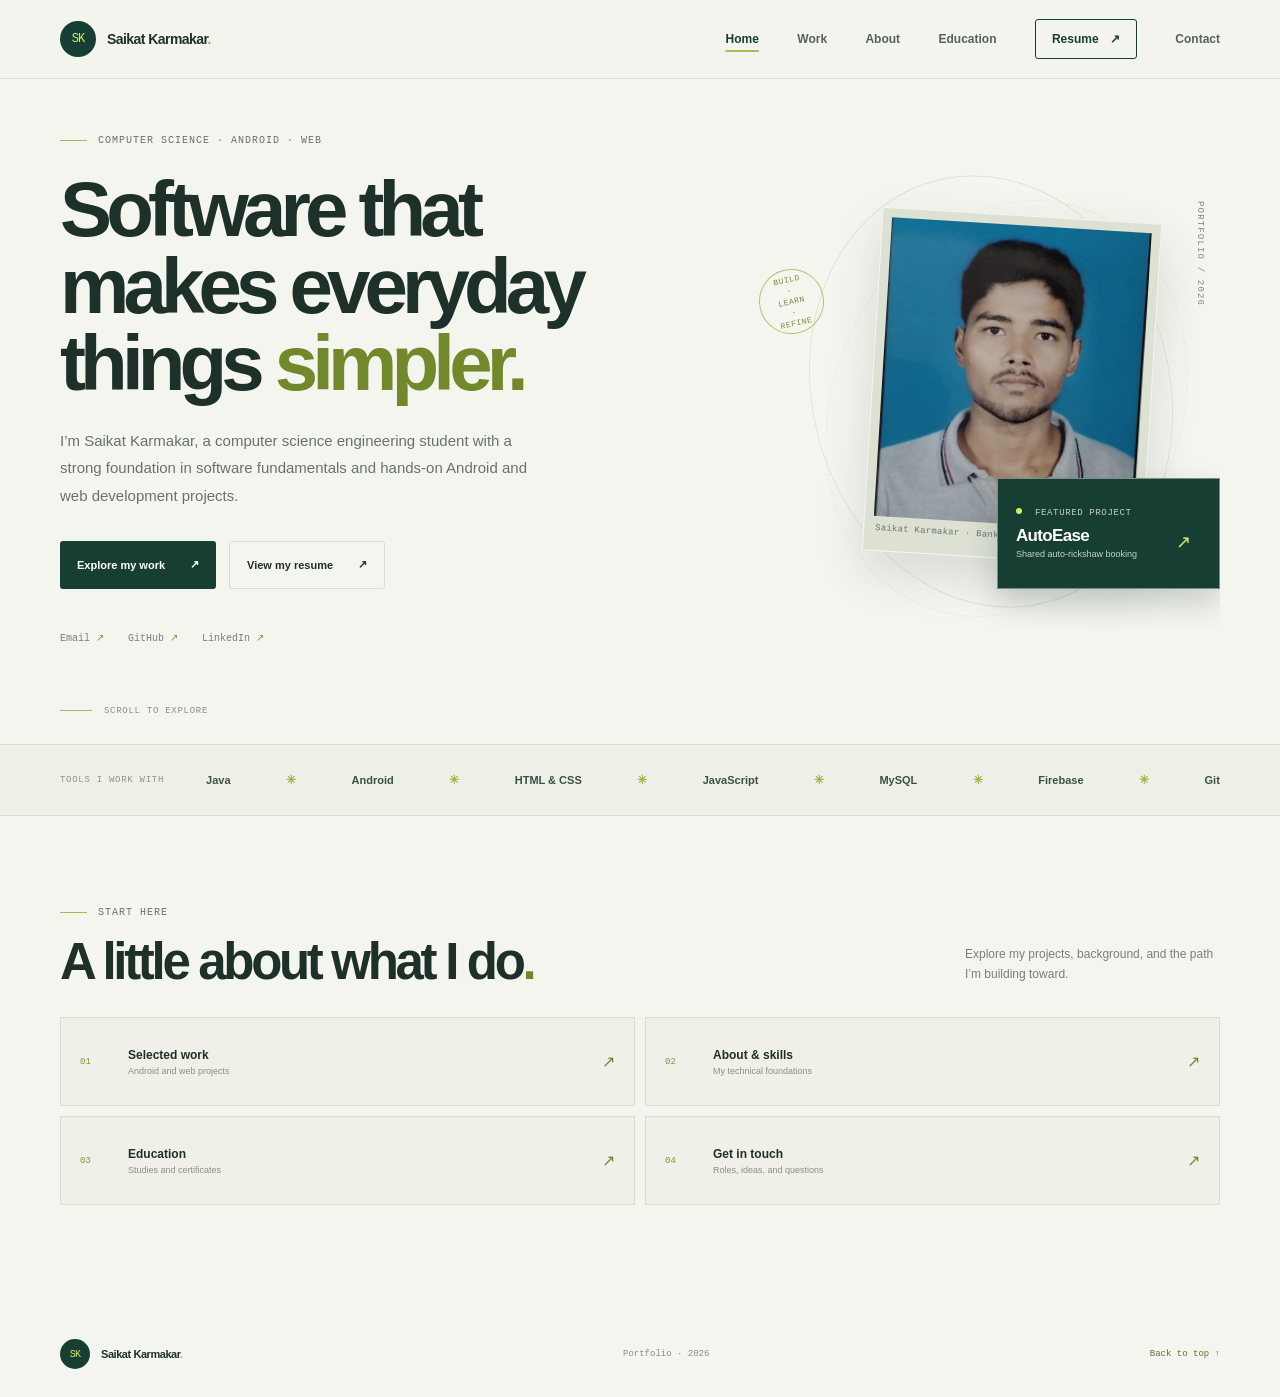
<file: index.html>
<!doctype html>
<html lang="en">
<head>
  <meta charset="utf-8"><meta name="viewport" content="width=device-width, initial-scale=1">
  <meta name="theme-color" content="#f5f5ef">
  <meta name="description" content="Portfolio of Saikat Karmakar, a computer science engineering student focused on Android and web development.">
  <meta property="og:type" content="website"><meta property="og:title" content="Saikat Karmakar — Portfolio"><meta property="og:description" content="Computer science engineering, Android, and web development projects by Saikat Karmakar."><meta name="twitter:card" content="summary">
  <title>Saikat Karmakar — Portfolio</title>
  <link rel="icon" href="favicon.svg" type="image/svg+xml"><link rel="stylesheet" href="styles.css"><script src="script.js" defer></script>
</head>
<body data-page="home">
  <a class="skip-link" href="#main">Skip to content</a>
  <header class="site-header"><div class="shell header-inner">
    <a class="brand" href="index.html" aria-label="Saikat Karmakar, home"><span class="brand-mark">SK</span><span class="brand-name">Saikat Karmakar<span class="brand-dot">.</span></span></a>
    <button class="menu-toggle" type="button" aria-expanded="false" aria-controls="site-nav" aria-label="Open navigation"><span></span><span></span></button>
    <nav class="site-nav" id="site-nav" aria-label="Main navigation">
      <a href="index.html" aria-current="page">Home</a><a href="work.html">Work</a><a href="about.html">About</a><a href="education.html">Education</a><a class="nav-resume" href="resume.html">Resume <span aria-hidden="true">↗</span></a><a href="contact.html">Contact</a>
    </nav>
  </div></header>

  <main id="main">
    <section class="hero shell" id="top" aria-labelledby="hero-title">
      <div class="hero-copy animate-in">
        <p class="eyebrow"><span class="eyebrow-line"></span> Computer Science · Android · Web</p>
        <h1 id="hero-title">Software that makes everyday things <span class="highlight">simpler.</span></h1>
        <p class="hero-intro">I’m Saikat Karmakar, a computer science engineering student with a strong foundation in software fundamentals and hands-on Android and web development projects.</p>
        <div class="hero-actions"><a class="button button-dark" href="work.html">Explore my work <span aria-hidden="true">↗</span></a><a class="button button-quiet" href="resume.html">View my resume <span aria-hidden="true">↗</span></a></div>
        <div class="hero-socials" aria-label="Contact and social profiles"><a href="mailto:saikatkarmakar519@gmail.com">Email <span aria-hidden="true">↗</span></a><a href="https://github.com/saikat19022003" target="_blank" rel="noreferrer">GitHub <span aria-hidden="true">↗</span></a><a href="https://www.linkedin.com/in/saikat-karmakar-81a895258/" target="_blank" rel="noreferrer">LinkedIn <span aria-hidden="true">↗</span></a></div>
      </div>
      <div class="hero-art animate-in" aria-label="Portrait and featured project">
        <div class="art-orbit orbit-one"></div><div class="art-orbit orbit-two"></div>
        <div class="portrait-frame"><picture><source srcset="assets/saikat-karmakar.webp" type="image/webp"><img src="assets/saikat-karmakar.jpg" alt="Portrait of Saikat Karmakar" width="1068" height="1374" loading="eager" fetchpriority="high" decoding="async"></picture><span class="portrait-caption">Saikat Karmakar · Bankura, West Bengal</span></div>
        <div class="art-index">PORTFOLIO / 2026</div>
        <article class="featured-note"><span class="note-label"><span class="note-dot"></span> Featured project</span><strong>AutoEase</strong><span>Shared auto-rickshaw booking</span><span class="note-arrow" aria-hidden="true">↗</span></article>
        <div class="hero-stamp" aria-hidden="true"><span>BUILD<br>·<br>LEARN<br>·<br>REFINE</span></div>
      </div>
      <a class="scroll-cue" href="#start-here"><span class="scroll-line"></span> Scroll to explore</a>
    </section>

    <section class="skill-ribbon" aria-label="Technologies"><div class="shell ribbon-inner"><span class="ribbon-label">Tools I work with</span><div class="ribbon-items"><span>Java</span><i>✳</i><span>Android</span><i>✳</i><span>HTML &amp; CSS</span><i>✳</i><span>JavaScript</span><i>✳</i><span>MySQL</span><i>✳</i><span>Firebase</span><i>✳</i><span>Git</span></div></div></section>

    <section class="home-next shell" id="start-here" aria-labelledby="start-title">
      <div class="section-heading animate-in"><div><p class="eyebrow"><span class="eyebrow-line"></span> Start here</p><h2 id="start-title">A little about what I do<span class="highlight">.</span></h2></div><p class="section-aside">Explore my projects, background, and the path I’m building toward.</p></div>
      <div class="home-link-grid">
        <a class="home-link-card animate-in" href="work.html"><span class="home-link-number">01</span><span><strong>Selected work</strong><small>Android and web projects</small></span><span class="home-link-arrow">↗</span></a>
        <a class="home-link-card animate-in" href="about.html"><span class="home-link-number">02</span><span><strong>About &amp; skills</strong><small>My technical foundations</small></span><span class="home-link-arrow">↗</span></a>
        <a class="home-link-card animate-in" href="education.html"><span class="home-link-number">03</span><span><strong>Education</strong><small>Studies and certificates</small></span><span class="home-link-arrow">↗</span></a>
        <a class="home-link-card animate-in" href="contact.html"><span class="home-link-number">04</span><span><strong>Get in touch</strong><small>Roles, ideas, and questions</small></span><span class="home-link-arrow">↗</span></a>
      </div>
    </section>
  </main>

  <footer class="site-footer shell"><a class="brand footer-brand" href="index.html"><span class="brand-mark">SK</span><span class="brand-name">Saikat Karmakar<span class="brand-dot">.</span></span></a><span>Portfolio · <span class="current-year">2026</span></span><a class="back-top" href="#top">Back to top ↑</a></footer>
</body>
</html>
</file>
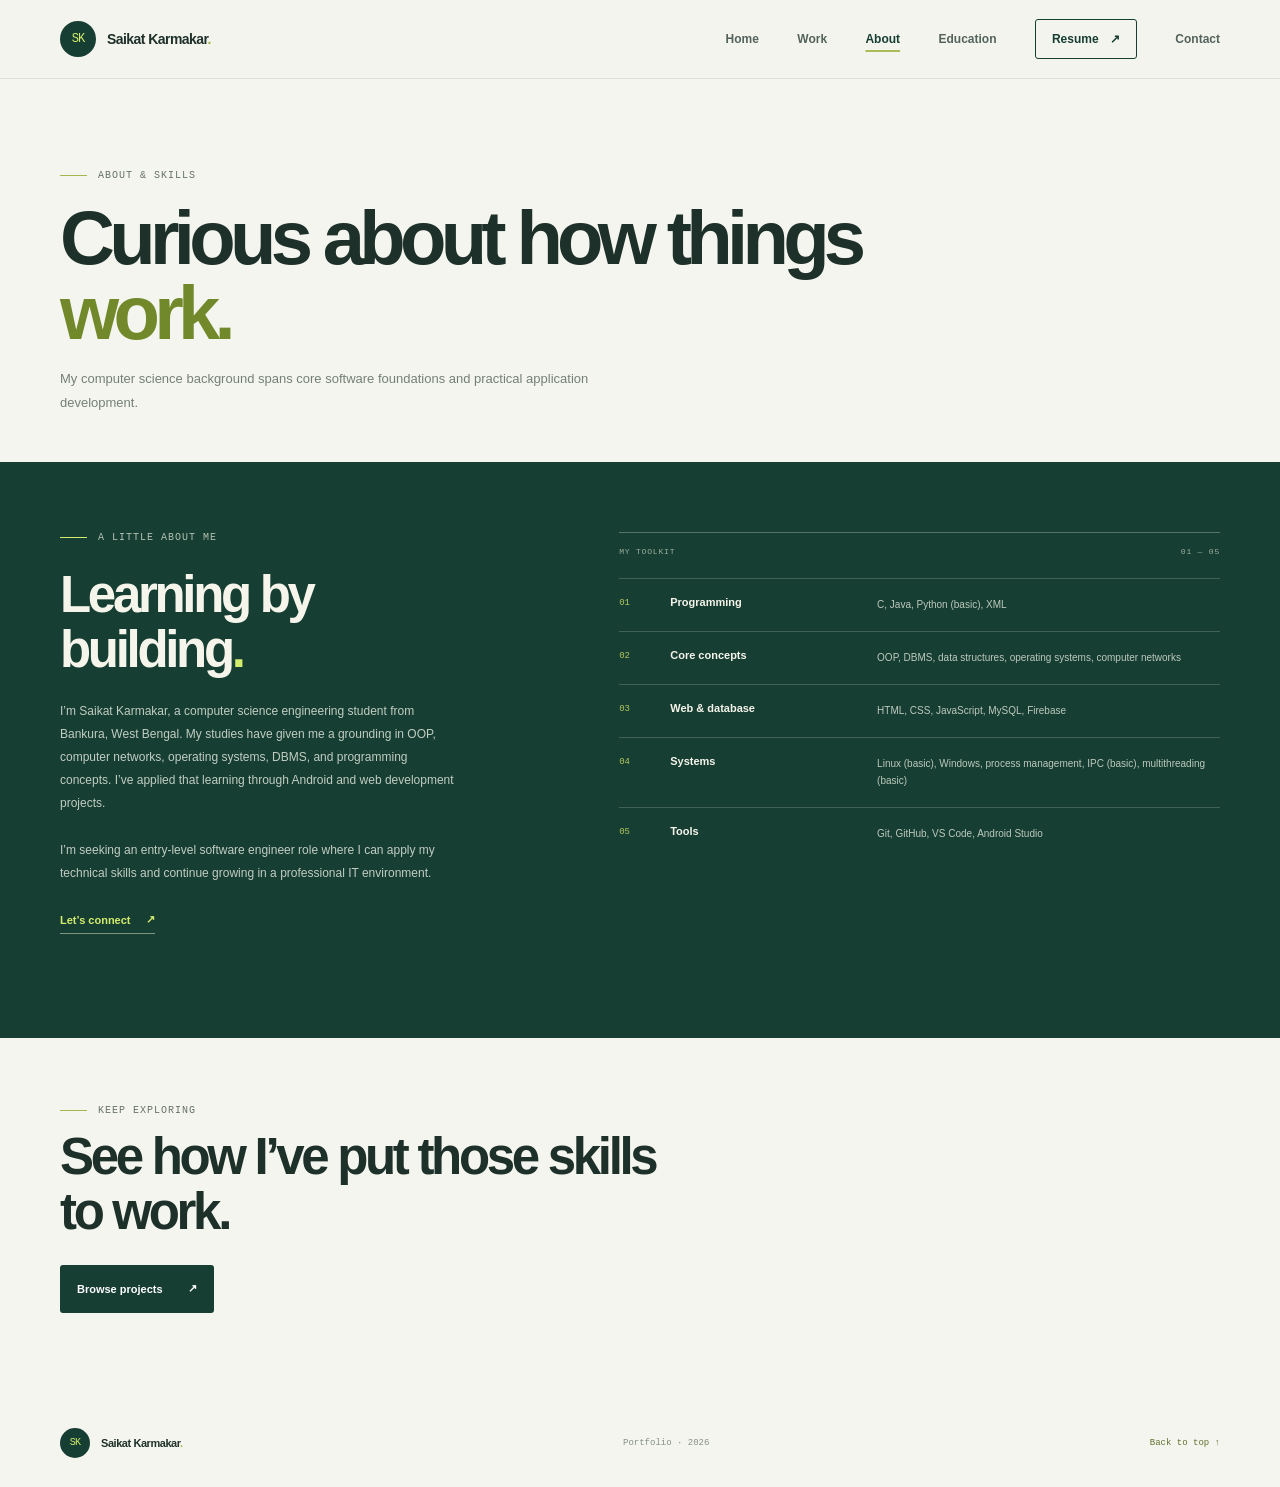
<file: about.html>
<!doctype html>
<html lang="en">
<head>
  <meta charset="utf-8"><meta name="viewport" content="width=device-width, initial-scale=1"><meta name="theme-color" content="#f5f5ef">
  <meta name="description" content="About Saikat Karmakar and his technical skills in programming, web, databases, and systems."><meta property="og:type" content="website"><meta property="og:title" content="About &amp; Skills — Saikat Karmakar"><meta property="og:description" content="About Saikat Karmakar and his technical skills in programming, web, databases, and systems."><meta name="twitter:card" content="summary"><title>About &amp; Skills — Saikat Karmakar</title>
  <link rel="icon" href="favicon.svg" type="image/svg+xml"><link rel="stylesheet" href="styles.css"><script src="script.js" defer></script>
</head>
<body data-page="about">
  <a class="skip-link" href="#main">Skip to content</a>
  <header class="site-header"><div class="shell header-inner"><a class="brand" href="index.html" aria-label="Saikat Karmakar, home"><span class="brand-mark">SK</span><span class="brand-name">Saikat Karmakar<span class="brand-dot">.</span></span></a><button class="menu-toggle" type="button" aria-expanded="false" aria-controls="site-nav" aria-label="Open navigation"><span></span><span></span></button><nav class="site-nav" id="site-nav" aria-label="Main navigation"><a href="index.html">Home</a><a href="work.html">Work</a><a href="about.html" aria-current="page">About</a><a href="education.html">Education</a><a class="nav-resume" href="resume.html">Resume <span aria-hidden="true">↗</span></a><a href="contact.html">Contact</a></nav></div></header>
  <main id="main" class="page-main">
    <section class="page-intro shell animate-in"><p class="eyebrow"><span class="eyebrow-line"></span> About &amp; skills</p><h1>Curious about how things <span class="highlight">work.</span></h1><p>My computer science background spans core software foundations and practical application development.</p></section>
    <section class="about-section about-page-section" aria-labelledby="about-title"><div class="shell about-grid">
      <div class="about-heading animate-in"><p class="eyebrow"><span class="eyebrow-line"></span> A little about me</p><h2 id="about-title">Learning by building<span class="highlight">.</span></h2><p class="about-copy">I’m Saikat Karmakar, a computer science engineering student from Bankura, West Bengal. My studies have given me a grounding in OOP, computer networks, operating systems, DBMS, and programming concepts. I’ve applied that learning through Android and web development projects.</p><p class="about-copy">I’m seeking an entry-level software engineer role where I can apply my technical skills and continue growing in a professional IT environment.</p><a class="text-link" href="contact.html">Let’s connect <span aria-hidden="true">↗</span></a></div>
      <div class="skills-panel animate-in"><div class="skills-panel-top"><span>My toolkit</span><span>01 — 05</span></div><div class="skill-row"><span class="skill-num">01</span><h3>Programming</h3><p>C, Java, Python (basic), XML</p></div><div class="skill-row"><span class="skill-num">02</span><h3>Core concepts</h3><p>OOP, DBMS, data structures, operating systems, computer networks</p></div><div class="skill-row"><span class="skill-num">03</span><h3>Web &amp; database</h3><p>HTML, CSS, JavaScript, MySQL, Firebase</p></div><div class="skill-row"><span class="skill-num">04</span><h3>Systems</h3><p>Linux (basic), Windows, process management, IPC (basic), multithreading (basic)</p></div><div class="skill-row"><span class="skill-num">05</span><h3>Tools</h3><p>Git, GitHub, VS Code, Android Studio</p></div></div>
    </div></section>
    <section class="section shell about-outro animate-in"><p class="eyebrow"><span class="eyebrow-line"></span> Keep exploring</p><h2>See how I’ve put those skills to work.</h2><a class="button button-dark" href="work.html">Browse projects <span aria-hidden="true">↗</span></a></section>
  </main>
  <footer class="site-footer shell"><a class="brand footer-brand" href="index.html"><span class="brand-mark">SK</span><span class="brand-name">Saikat Karmakar<span class="brand-dot">.</span></span></a><span>Portfolio · <span class="current-year">2026</span></span><a class="back-top" href="#main">Back to top ↑</a></footer>
</body>
</html>
</file>
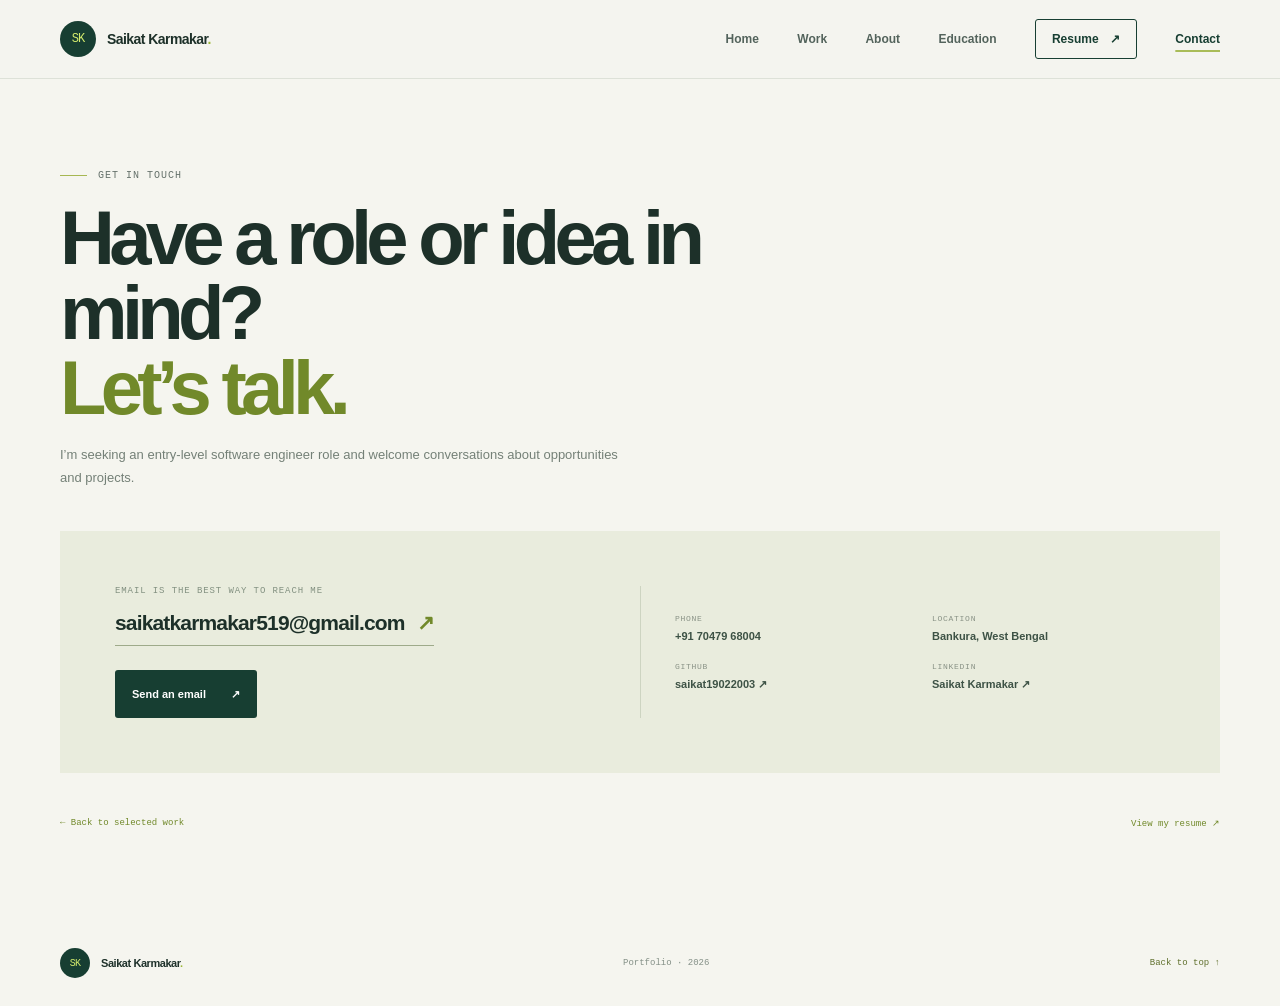
<file: contact.html>
<!doctype html>
<html lang="en">
<head>
  <meta charset="utf-8"><meta name="viewport" content="width=device-width, initial-scale=1"><meta name="theme-color" content="#f5f5ef">
  <meta name="description" content="Contact Saikat Karmakar about entry-level software engineering roles and opportunities."><meta property="og:type" content="website"><meta property="og:title" content="Contact — Saikat Karmakar"><meta property="og:description" content="Contact Saikat Karmakar about entry-level software engineering roles and opportunities."><meta name="twitter:card" content="summary"><title>Contact — Saikat Karmakar</title>
  <link rel="icon" href="favicon.svg" type="image/svg+xml"><link rel="stylesheet" href="styles.css"><script src="script.js" defer></script>
</head>
<body data-page="contact">
  <a class="skip-link" href="#main">Skip to content</a>
  <header class="site-header"><div class="shell header-inner"><a class="brand" href="index.html" aria-label="Saikat Karmakar, home"><span class="brand-mark">SK</span><span class="brand-name">Saikat Karmakar<span class="brand-dot">.</span></span></a><button class="menu-toggle" type="button" aria-expanded="false" aria-controls="site-nav" aria-label="Open navigation"><span></span><span></span></button><nav class="site-nav" id="site-nav" aria-label="Main navigation"><a href="index.html">Home</a><a href="work.html">Work</a><a href="about.html">About</a><a href="education.html">Education</a><a class="nav-resume" href="resume.html">Resume <span aria-hidden="true">↗</span></a><a href="contact.html" aria-current="page">Contact</a></nav></div></header>
  <main id="main" class="page-main contact-page">
    <section class="page-intro shell animate-in"><p class="eyebrow"><span class="eyebrow-line"></span> Get in touch</p><h1>Have a role or idea in mind?<br><span class="highlight">Let’s talk.</span></h1><p>I’m seeking an entry-level software engineer role and welcome conversations about opportunities and projects.</p></section>
    <section class="contact-card shell animate-in" aria-label="Contact details">
      <div class="contact-card-main"><span class="resume-section-label">Email is the best way to reach me</span><a class="contact-email" href="mailto:saikatkarmakar519@gmail.com">saikatkarmakar519@gmail.com <span aria-hidden="true">↗</span></a><a class="button button-dark" href="mailto:saikatkarmakar519@gmail.com?subject=Hello%20Saikat">Send an email <span aria-hidden="true">↗</span></a></div>
      <div class="contact-detail-grid"><div><span>Phone</span><a href="tel:+917047968004">+91 70479 68004</a></div><div><span>Location</span><strong>Bankura, West Bengal</strong></div><div><span>GitHub</span><a href="https://github.com/saikat19022003" target="_blank" rel="noreferrer">saikat19022003 ↗</a></div><div><span>LinkedIn</span><a href="https://www.linkedin.com/in/saikat-karmakar-81a895258/" target="_blank" rel="noreferrer">Saikat Karmakar ↗</a></div></div>
    </section>
    <div class="contact-back shell animate-in"><a href="work.html">← Back to selected work</a><a href="resume.html">View my resume ↗</a></div>
  </main>
  <footer class="site-footer shell"><a class="brand footer-brand" href="index.html"><span class="brand-mark">SK</span><span class="brand-name">Saikat Karmakar<span class="brand-dot">.</span></span></a><span>Portfolio · <span class="current-year">2026</span></span><a class="back-top" href="#main">Back to top ↑</a></footer>
</body>
</html>
</file>
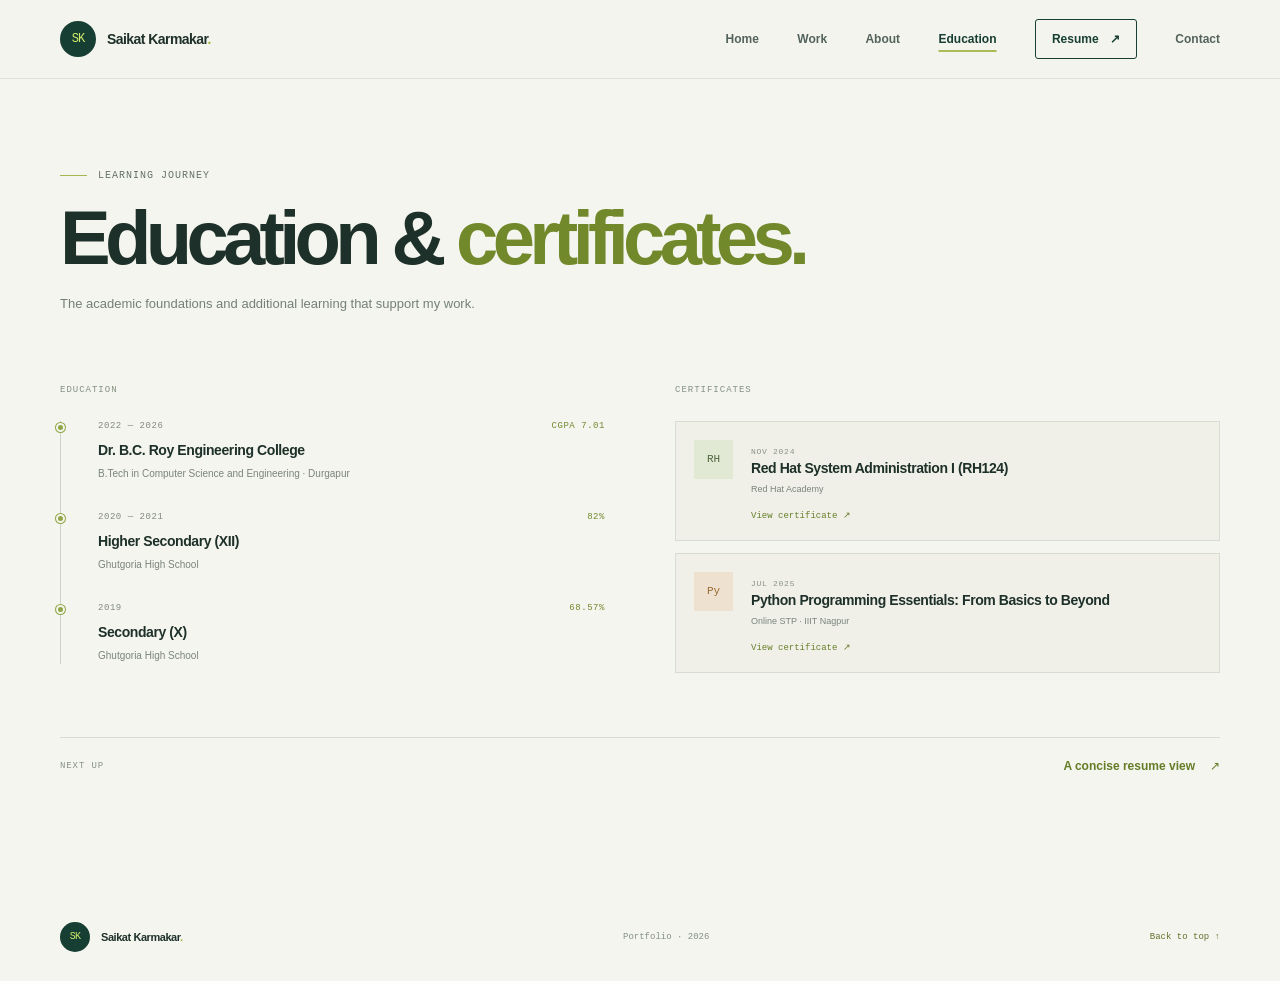
<file: education.html>
<!doctype html>
<html lang="en">
<head>
  <meta charset="utf-8"><meta name="viewport" content="width=device-width, initial-scale=1"><meta name="theme-color" content="#f5f5ef">
  <meta name="description" content="Education and certificates of Saikat Karmakar."><meta property="og:type" content="website"><meta property="og:title" content="Education — Saikat Karmakar"><meta property="og:description" content="Education and certificates of Saikat Karmakar."><meta name="twitter:card" content="summary"><title>Education — Saikat Karmakar</title>
  <link rel="icon" href="favicon.svg" type="image/svg+xml"><link rel="stylesheet" href="styles.css"><script src="script.js" defer></script>
</head>
<body data-page="education">
  <a class="skip-link" href="#main">Skip to content</a>
  <header class="site-header"><div class="shell header-inner"><a class="brand" href="index.html" aria-label="Saikat Karmakar, home"><span class="brand-mark">SK</span><span class="brand-name">Saikat Karmakar<span class="brand-dot">.</span></span></a><button class="menu-toggle" type="button" aria-expanded="false" aria-controls="site-nav" aria-label="Open navigation"><span></span><span></span></button><nav class="site-nav" id="site-nav" aria-label="Main navigation"><a href="index.html">Home</a><a href="work.html">Work</a><a href="about.html">About</a><a href="education.html" aria-current="page">Education</a><a class="nav-resume" href="resume.html">Resume <span aria-hidden="true">↗</span></a><a href="contact.html">Contact</a></nav></div></header>
  <main id="main" class="page-main">
    <section class="page-intro shell animate-in"><p class="eyebrow"><span class="eyebrow-line"></span> Learning journey</p><h1>Education &amp; <span class="highlight">certificates.</span></h1><p>The academic foundations and additional learning that support my work.</p></section>
    <section class="section education-section shell" aria-label="Education and certificates">
      <div class="education-grid">
        <div class="education-column animate-in"><p class="column-label">Education</p><div class="education-list"><article class="education-item"><span class="timeline-dot"></span><div class="education-top"><span>2022 — 2026</span><span class="education-score">CGPA 7.01</span></div><h2>Dr. B.C. Roy Engineering College</h2><p>B.Tech in Computer Science and Engineering · Durgapur</p></article><article class="education-item"><span class="timeline-dot"></span><div class="education-top"><span>2020 — 2021</span><span class="education-score">82%</span></div><h2>Higher Secondary (XII)</h2><p>Ghutgoria High School</p></article><article class="education-item"><span class="timeline-dot"></span><div class="education-top"><span>2019</span><span class="education-score">68.57%</span></div><h2>Secondary (X)</h2><p>Ghutgoria High School</p></article></div></div>
        <div class="cert-column animate-in"><p class="column-label">Certificates</p><div class="cert-list"><article class="cert-card"><div class="cert-icon" aria-hidden="true">RH</div><div class="cert-copy"><span class="cert-date">NOV 2024</span><h2>Red Hat System Administration I (RH124)</h2><p>Red Hat Academy</p><a href="https://drive.google.com/file/d/1aG4nm2R-2Yb9niIt_inoE5KmCxBu0X5p/view?usp=drive_link" target="_blank" rel="noreferrer">View certificate <span aria-hidden="true">↗</span></a></div></article><article class="cert-card"><div class="cert-icon cert-icon-python" aria-hidden="true">Py</div><div class="cert-copy"><span class="cert-date">JUL 2025</span><h2>Python Programming Essentials: From Basics to Beyond</h2><p>Online STP · IIIT Nagpur</p><a href="https://drive.google.com/file/d/1tQb9qr6DhMltmpXeHMcbFdOxJLzzmn8C/view?usp=drive_link" target="_blank" rel="noreferrer">View certificate <span aria-hidden="true">↗</span></a></div></article></div></div>
      </div>
      <div class="page-next animate-in"><span>Next up</span><a href="resume.html">A concise resume view <b>↗</b></a></div>
    </section>
  </main>
  <footer class="site-footer shell"><a class="brand footer-brand" href="index.html"><span class="brand-mark">SK</span><span class="brand-name">Saikat Karmakar<span class="brand-dot">.</span></span></a><span>Portfolio · <span class="current-year">2026</span></span><a class="back-top" href="#main">Back to top ↑</a></footer>
</body>
</html>
</file>
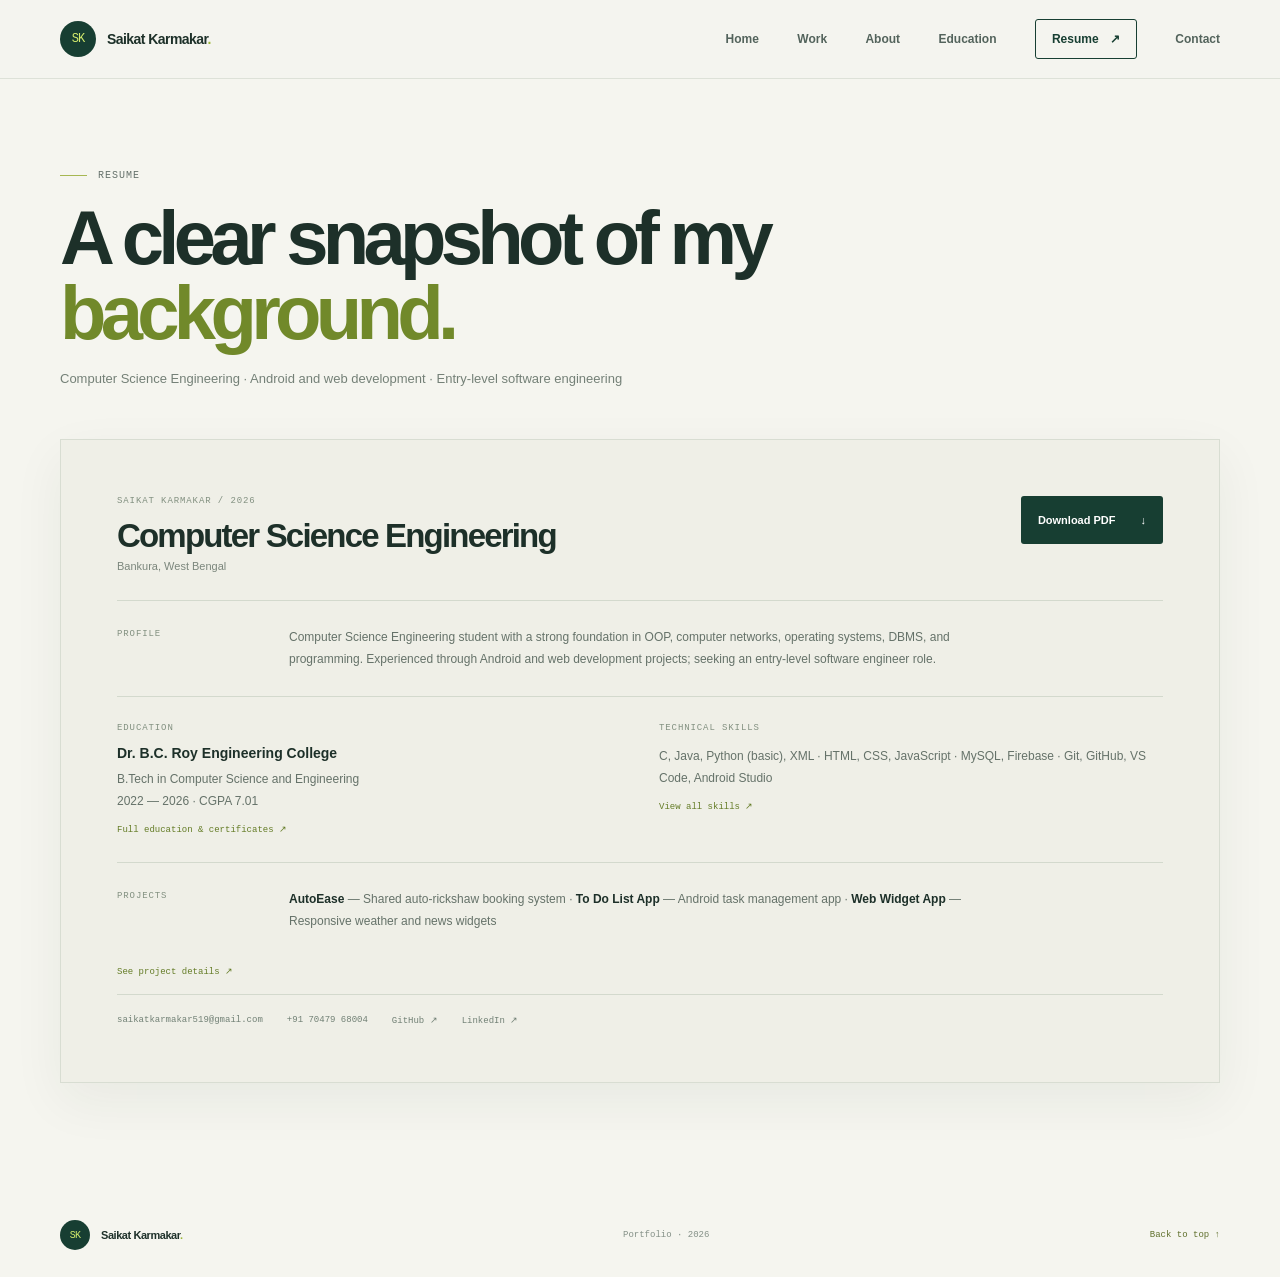
<file: resume.html>
<!doctype html>
<html lang="en">
<head>
  <meta charset="utf-8"><meta name="viewport" content="width=device-width, initial-scale=1"><meta name="theme-color" content="#f5f5ef">
  <meta name="description" content="Resume summary and downloadable CV for Saikat Karmakar."><meta property="og:type" content="website"><meta property="og:title" content="Resume — Saikat Karmakar"><meta property="og:description" content="Resume summary and downloadable CV for Saikat Karmakar."><meta name="twitter:card" content="summary"><title>Resume — Saikat Karmakar</title>
  <link rel="icon" href="favicon.svg" type="image/svg+xml"><link rel="stylesheet" href="styles.css"><script src="script.js" defer></script>
</head>
<body data-page="resume">
  <a class="skip-link" href="#main">Skip to content</a>
  <header class="site-header"><div class="shell header-inner"><a class="brand" href="index.html" aria-label="Saikat Karmakar, home"><span class="brand-mark">SK</span><span class="brand-name">Saikat Karmakar<span class="brand-dot">.</span></span></a><button class="menu-toggle" type="button" aria-expanded="false" aria-controls="site-nav" aria-label="Open navigation"><span></span><span></span></button><nav class="site-nav" id="site-nav" aria-label="Main navigation"><a href="index.html">Home</a><a href="work.html">Work</a><a href="about.html">About</a><a href="education.html">Education</a><a class="nav-resume" href="resume.html" aria-current="page">Resume <span aria-hidden="true">↗</span></a><a href="contact.html">Contact</a></nav></div></header>
  <main id="main" class="page-main">
    <section class="page-intro shell animate-in"><p class="eyebrow"><span class="eyebrow-line"></span> Resume</p><h1>A clear snapshot of my <span class="highlight">background.</span></h1><p>Computer Science Engineering · Android and web development · Entry-level software engineering</p></section>
    <section class="resume-sheet shell animate-in" aria-label="Resume summary">
      <div class="resume-top"><div><span class="resume-kicker">SAIKAT KARMAKAR / 2026</span><h2>Computer Science Engineering</h2><p>Bankura, West Bengal</p></div><a class="button button-dark" href="assets/saikat-karmakar-resume.pdf" download>Download PDF <span aria-hidden="true">↓</span></a></div>
      <div class="resume-summary"><span class="resume-section-label">Profile</span><p>Computer Science Engineering student with a strong foundation in OOP, computer networks, operating systems, DBMS, and programming. Experienced through Android and web development projects; seeking an entry-level software engineer role.</p></div>
      <div class="resume-columns">
        <div><span class="resume-section-label">Education</span><h3>Dr. B.C. Roy Engineering College</h3><p>B.Tech in Computer Science and Engineering<br>2022 — 2026 · CGPA 7.01</p><a class="resume-inline-link" href="education.html">Full education &amp; certificates ↗</a></div>
        <div><span class="resume-section-label">Technical skills</span><p>C, Java, Python (basic), XML · HTML, CSS, JavaScript · MySQL, Firebase · Git, GitHub, VS Code, Android Studio</p><a class="resume-inline-link" href="about.html">View all skills ↗</a></div>
      </div>
      <div class="resume-summary resume-projects"><span class="resume-section-label">Projects</span><p><strong>AutoEase</strong> — Shared auto-rickshaw booking system · <strong>To Do List App</strong> — Android task management app · <strong>Web Widget App</strong> — Responsive weather and news widgets</p><a class="resume-inline-link" href="work.html">See project details ↗</a></div>
      <div class="resume-contact"><a href="mailto:saikatkarmakar519@gmail.com">saikatkarmakar519@gmail.com</a><a href="tel:+917047968004">+91 70479 68004</a><a href="https://github.com/saikat19022003" target="_blank" rel="noreferrer">GitHub ↗</a><a href="https://www.linkedin.com/in/saikat-karmakar-81a895258/" target="_blank" rel="noreferrer">LinkedIn ↗</a></div>
    </section>
  </main>
  <footer class="site-footer shell"><a class="brand footer-brand" href="index.html"><span class="brand-mark">SK</span><span class="brand-name">Saikat Karmakar<span class="brand-dot">.</span></span></a><span>Portfolio · <span class="current-year">2026</span></span><a class="back-top" href="#main">Back to top ↑</a></footer>
</body>
</html>
</file>
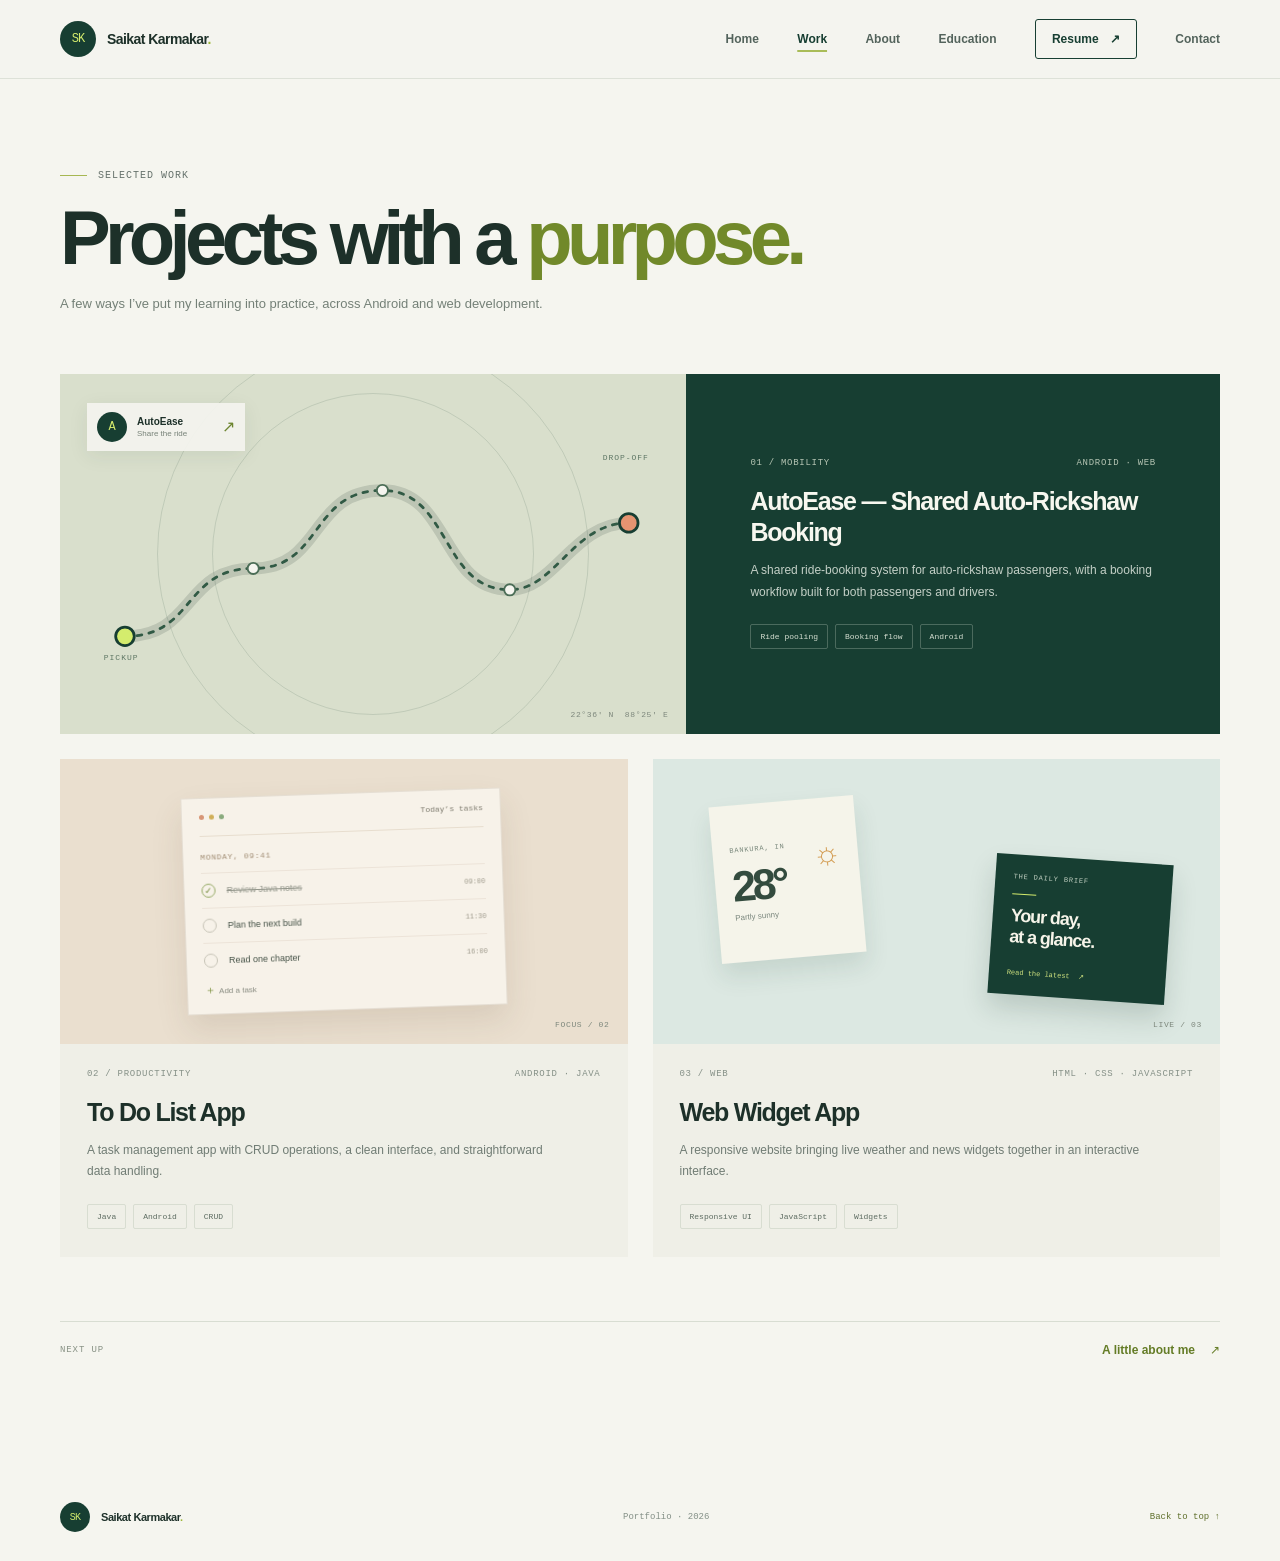
<file: work.html>
<!doctype html>
<html lang="en">
<head>
  <meta charset="utf-8"><meta name="viewport" content="width=device-width, initial-scale=1"><meta name="theme-color" content="#f5f5ef">
  <meta name="description" content="Android and web development projects by Saikat Karmakar."><meta property="og:type" content="website"><meta property="og:title" content="Selected Work — Saikat Karmakar"><meta property="og:description" content="Android and web development projects by Saikat Karmakar."><meta name="twitter:card" content="summary"><title>Selected Work — Saikat Karmakar</title>
  <link rel="icon" href="favicon.svg" type="image/svg+xml"><link rel="stylesheet" href="styles.css"><script src="script.js" defer></script>
</head>
<body data-page="work">
  <a class="skip-link" href="#main">Skip to content</a>
  <header class="site-header"><div class="shell header-inner"><a class="brand" href="index.html" aria-label="Saikat Karmakar, home"><span class="brand-mark">SK</span><span class="brand-name">Saikat Karmakar<span class="brand-dot">.</span></span></a><button class="menu-toggle" type="button" aria-expanded="false" aria-controls="site-nav" aria-label="Open navigation"><span></span><span></span></button><nav class="site-nav" id="site-nav" aria-label="Main navigation"><a href="index.html">Home</a><a href="work.html" aria-current="page">Work</a><a href="about.html">About</a><a href="education.html">Education</a><a class="nav-resume" href="resume.html">Resume <span aria-hidden="true">↗</span></a><a href="contact.html">Contact</a></nav></div></header>
  <main id="main" class="page-main">
    <section class="page-intro shell animate-in"><p class="eyebrow"><span class="eyebrow-line"></span> Selected work</p><h1>Projects with a <span class="highlight">purpose.</span></h1><p>A few ways I’ve put my learning into practice, across Android and web development.</p></section>
    <section class="section work-section shell" aria-label="Projects">
      <div class="project-grid">
        <article class="project-card project-featured animate-in">
          <div class="project-visual autoease-visual" aria-hidden="true"><div class="map-label map-label-start">PICKUP</div><div class="map-label map-label-end">DROP-OFF</div><svg class="route-art" viewBox="0 0 620 290" fill="none" preserveAspectRatio="xMidYMid meet"><path class="route-shadow" d="M43 234C119 234 105 161 181 161C256 161 242 77 320 77C393 77 383 184 457 184C506 184 525 112 585 112"/><path class="route-path" d="M43 234C119 234 105 161 181 161C256 161 242 77 320 77C393 77 383 184 457 184C506 184 525 112 585 112"/><circle class="route-point" cx="43" cy="234" r="10"/><circle class="route-point route-point-end" cx="585" cy="112" r="10"/><circle class="route-small" cx="181" cy="161" r="6"/><circle class="route-small" cx="320" cy="77" r="6"/><circle class="route-small" cx="457" cy="184" r="6"/></svg><div class="ride-chip"><span class="ride-icon">A</span><span><b>AutoEase</b><small>Share the ride</small></span><span class="ride-arrow">↗</span></div><span class="visual-coordinate">22°36' N&nbsp; 88°25' E</span></div>
          <div class="project-copy"><div class="project-meta"><span>01 / Mobility</span><span>Android · Web</span></div><h2>AutoEase — Shared Auto-Rickshaw Booking</h2><p>A shared ride-booking system for auto-rickshaw passengers, with a booking workflow built for both passengers and drivers.</p><div class="tag-list"><span>Ride pooling</span><span>Booking flow</span><span>Android</span></div></div>
        </article>
        <article class="project-card animate-in"><div class="project-visual todo-visual" aria-hidden="true"><div class="todo-window"><div class="window-top"><span></span><span></span><span></span><b>Today’s tasks</b></div><div class="todo-date">MONDAY, 09:41</div><div class="todo-row done"><span class="checkmark">✓</span><span>Review Java notes</span><i>09:00</i></div><div class="todo-row"><span class="empty-check"></span><span>Plan the next build</span><i>11:30</i></div><div class="todo-row"><span class="empty-check"></span><span>Read one chapter</span><i>16:00</i></div><div class="todo-add">＋ <span>Add a task</span></div></div><span class="visual-coordinate">FOCUS / 02</span></div><div class="project-copy"><div class="project-meta"><span>02 / Productivity</span><span>Android · Java</span></div><h2>To Do List App</h2><p>A task management app with CRUD operations, a clean interface, and straightforward data handling.</p><div class="tag-list"><span>Java</span><span>Android</span><span>CRUD</span></div></div></article>
        <article class="project-card animate-in"><div class="project-visual widget-visual" aria-hidden="true"><div class="weather-widget"><span class="weather-place">BANKURA, IN</span><span class="sun-icon">☼</span><strong>28°</strong><span class="weather-caption">Partly sunny</span></div><div class="news-widget"><span class="news-label">THE DAILY BRIEF</span><span class="news-rule"></span><b>Your day,<br>at a glance.</b><span class="news-link">Read the latest&nbsp; ↗</span></div><span class="visual-coordinate">LIVE / 03</span></div><div class="project-copy"><div class="project-meta"><span>03 / Web</span><span>HTML · CSS · JavaScript</span></div><h2>Web Widget App</h2><p>A responsive website bringing live weather and news widgets together in an interactive interface.</p><div class="tag-list"><span>Responsive UI</span><span>JavaScript</span><span>Widgets</span></div></div></article>
      </div>
      <div class="page-next animate-in"><span>Next up</span><a href="about.html">A little about me <b>↗</b></a></div>
    </section>
  </main>
  <footer class="site-footer shell"><a class="brand footer-brand" href="index.html"><span class="brand-mark">SK</span><span class="brand-name">Saikat Karmakar<span class="brand-dot">.</span></span></a><span>Portfolio · <span class="current-year">2026</span></span><a class="back-top" href="#main">Back to top ↑</a></footer>
</body>
</html>
</file>
<file: styles.css>
:root {
  color-scheme: light;
  --paper: #f5f5ef;
  --paper-deep: #ededdf;
  --ink: #1d3029;
  --muted: #65716b;
  --line: #d8ddd2;
  --forest: #173e32;
  --forest-deep: #102d25;
  --lime: #d4ec6d;
  --coral: #e59471;
  --mono: "Cascadia Mono", "SFMono-Regular", Consolas, monospace;
  --sans: "Avenir Next", "Segoe UI", Arial, sans-serif;
}

* { box-sizing: border-box; }
html { scroll-behavior: smooth; scroll-padding-top: 88px; }
body { margin: 0; background: var(--paper); color: var(--ink); font-family: var(--sans); -webkit-font-smoothing: antialiased; }
a { color: inherit; text-decoration: none; }
button { font: inherit; }
a:focus-visible, button:focus-visible { outline: 2px solid #829d35; outline-offset: 4px; }
::selection { background: var(--lime); color: var(--forest-deep); }
.shell { width: min(1160px, calc(100% - 64px)); margin-inline: auto; }
.skip-link { position: fixed; z-index: 20; top: 12px; left: 12px; padding: 12px 16px; transform: translateY(-160%); background: var(--lime); color: var(--forest-deep); font-weight: 800; }
.skip-link:focus { transform: translateY(0); }

.site-header { position: sticky; z-index: 10; top: 0; border-bottom: 1px solid rgba(216, 221, 210, .8); background: rgba(245, 245, 239, .91); backdrop-filter: blur(16px); }
.header-inner { display: flex; min-height: 78px; align-items: center; justify-content: space-between; gap: 32px; }
.brand { display: inline-flex; align-items: center; gap: 11px; flex: 0 0 auto; }
.brand-mark { display: grid; width: 36px; height: 36px; place-items: center; border-radius: 50%; background: var(--forest); color: var(--lime); font: 500 12px var(--mono); letter-spacing: -.08em; }
.brand-name { font-size: 14px; font-weight: 800; letter-spacing: -.04em; }
.brand-dot { color: #9cb737; }
.site-nav { display: flex; align-items: center; gap: clamp(22px, 3vw, 40px); color: #53635c; font-size: 12px; font-weight: 700; }
.site-nav a:not(.nav-resume) { transition: color .2s ease; }
.site-nav a:not(.nav-resume):hover, .hero-socials a:hover, .contact-links a:hover { color: #728b23; }
.site-nav a[aria-current="page"] { color: var(--forest); }
.site-nav a[aria-current="page"]:not(.nav-resume) { text-decoration: underline; text-decoration-color: #a9bc58; text-decoration-thickness: 2px; text-underline-offset: 7px; }
.nav-resume { padding: 12px 16px; border: 1px solid var(--forest); border-radius: 3px; color: var(--forest); transition: background .2s ease, color .2s ease; }
.nav-resume:hover { background: var(--forest); color: var(--paper); }
.nav-resume span { margin-left: 8px; }
.menu-toggle { display: none; }

.hero { position: relative; display: grid; min-height: 642px; grid-template-columns: 1.06fr .94fr; align-items: center; gap: 48px; padding-top: 56px; padding-bottom: 88px; }
.hero-copy { position: relative; z-index: 1; max-width: 580px; padding-bottom: 12px; }
.eyebrow { display: flex; align-items: center; gap: 11px; margin: 0 0 25px; color: var(--muted); font: 500 10px var(--mono); letter-spacing: .1em; text-transform: uppercase; }
.eyebrow-line { display: inline-block; width: 27px; height: 1px; background: #a6b752; }
h1, h2, h3, p { margin-top: 0; }
h1 { max-width: 650px; margin-bottom: 24px; font-size: clamp(48px, 6.1vw, 78px); line-height: .99; letter-spacing: -.075em; font-weight: 700; }
.highlight { color: #71892a; }
.hero-intro { max-width: 485px; margin-bottom: 31px; color: #66736c; font-size: 15px; line-height: 1.85; }
.hero-actions { display: flex; align-items: center; gap: 13px; flex-wrap: wrap; }
.button { display: inline-flex; min-height: 48px; align-items: center; justify-content: center; gap: 25px; padding: 0 17px; border-radius: 3px; font-size: 11px; font-weight: 800; transition: transform .2s ease, background .2s ease; }
.button:hover { transform: translateY(-2px); }
.button-dark { background: var(--forest); color: #fff; }
.button-dark:hover { background: var(--forest-deep); }
.button-quiet { border: 1px solid var(--line); color: var(--ink); }
.button-quiet:hover { background: #eceee6; }
.hero-socials { display: flex; gap: 24px; margin-top: 43px; color: #758079; font: 500 10px var(--mono); }
.hero-socials a { transition: color .2s ease; }
.hero-socials span { color: #819642; }

.hero-art { position: relative; width: min(100%, 465px); height: 465px; justify-self: end; overflow: clip; }
.art-orbit { position: absolute; border: 1px solid #dfe2d5; border-radius: 50%; }
.orbit-one { inset: 10px 8px 18px 15px; transform: rotate(-15deg) scaleX(.81); }
.orbit-two { inset: 31px -6px 5px 32px; transform: rotate(24deg) scaleX(.79); border-style: dashed; opacity: .7; }
.portrait-frame { position: absolute; top: 52px; right: 68px; width: 280px; height: 344px; padding: 10px; background: #dce1d3; transform: rotate(3.5deg); box-shadow: 0 20px 48px rgba(29, 48, 41, .14); }
.portrait-frame::before { position: absolute; inset: 0; content: ""; border: 1px solid rgba(255,255,255,.7); pointer-events: none; }
.portrait-frame picture { display: block; height: calc(100% - 25px); }
.portrait-frame img { display: block; width: 100%; height: 100%; object-fit: cover; object-position: center 39%; filter: saturate(.84); }
.portrait-caption { display: block; padding: 7px 2px 0; color: #69766d; font: 9px var(--mono); letter-spacing: .025em; }
.art-index { position: absolute; top: 38px; right: 15px; color: #7f8a76; font: 9px var(--mono); letter-spacing: .13em; writing-mode: vertical-rl; }
.featured-note { position: absolute; z-index: 2; right: 0; bottom: 39px; display: grid; width: 223px; min-height: 111px; grid-template-columns: 1fr 25px; align-content: center; padding: 17px 18px; border: 1px solid rgba(255,255,255,.42); background: var(--forest); color: white; box-shadow: 0 14px 30px rgba(16, 45, 37, .2); }
.note-label { grid-column: 1 / -1; margin-bottom: 8px; color: #c5d1c2; font: 9px var(--mono); letter-spacing: .07em; text-transform: uppercase; }
.note-dot { display: inline-block; width: 6px; height: 6px; margin: 0 7px 1px 0; border-radius: 50%; background: var(--lime); }
.featured-note strong { font-size: 17px; letter-spacing: -.04em; }
.featured-note > span:nth-of-type(2) { margin-top: 3px; color: #c6d0c9; font-size: 9px; }
.note-arrow { grid-column: 2; grid-row: 2 / span 2; align-self: center; color: var(--lime); font-size: 18px; }
.hero-stamp { position: absolute; top: 106px; left: 4px; display: grid; width: 65px; height: 65px; place-items: center; border: 1px solid #b7c469; border-radius: 50%; color: #788b34; font: 500 8px/1.4 var(--mono); letter-spacing: .07em; text-align: center; transform: rotate(-13deg); }
.scroll-cue { position: absolute; bottom: 28px; left: 0; display: inline-flex; align-items: center; gap: 12px; color: #859087; font: 9px var(--mono); letter-spacing: .08em; text-transform: uppercase; }
.scroll-line { display: inline-block; width: 32px; height: 1px; background: #a9b664; }

.skill-ribbon { overflow: hidden; border-top: 1px solid #d9ddd2; border-bottom: 1px solid #d9ddd2; background: #eef0e7; }
.ribbon-inner { display: flex; min-height: 70px; align-items: center; gap: 42px; }
.ribbon-label { flex: 0 0 auto; color: #8a9388; font: 9px var(--mono); letter-spacing: .08em; text-transform: uppercase; }
.ribbon-items { display: flex; flex-wrap: wrap; align-items: center; justify-content: space-between; gap: 15px 24px; width: 100%; color: #3b5045; font-size: 11px; font-weight: 700; }
.ribbon-items i { color: #a0b348; font-style: normal; font-size: 12px; }

.section { padding-top: 114px; padding-bottom: 116px; }
.section-heading { display: flex; align-items: end; justify-content: space-between; gap: 30px; margin-bottom: 41px; }
.section-heading .eyebrow { margin-bottom: 17px; }
h2 { margin-bottom: 0; font-size: clamp(34px, 4.2vw, 51px); line-height: 1.07; letter-spacing: -.065em; font-weight: 700; }
.section-aside { max-width: 255px; margin: 0 0 5px; color: #758078; font-size: 12px; line-height: 1.7; }
.project-grid { display: grid; grid-template-columns: repeat(2, minmax(0, 1fr)); gap: 25px; }
.project-card { min-width: 0; background: #efefe7; }
.project-featured { grid-column: 1 / -1; display: grid; grid-template-columns: 1.08fr .92fr; }
.project-visual { position: relative; display: flex; min-height: 285px; align-items: center; justify-content: center; overflow: hidden; }
.project-featured .project-visual { min-height: 360px; }
.autoease-visual { background: #d9dfcc; }
.autoease-visual::before, .autoease-visual::after { position: absolute; content: ""; border: 1px solid rgba(28, 63, 49, .13); border-radius: 50%; }
.autoease-visual::before { width: 430px; height: 430px; }
.autoease-visual::after { width: 320px; height: 320px; }
.route-art { position: relative; z-index: 1; width: 92%; height: 82%; overflow: visible; }
.route-shadow { stroke: rgba(29, 48, 41, .15); stroke-width: 13; stroke-linecap: round; stroke-linejoin: round; }
.route-path { stroke: #315a45; stroke-width: 3; stroke-dasharray: 5 8; stroke-linecap: round; stroke-linejoin: round; }
.route-point { fill: var(--lime); stroke: var(--forest); stroke-width: 3; }
.route-point-end { fill: var(--coral); }
.route-small { fill: #f5f5ef; stroke: #4b6d56; stroke-width: 2; }
.map-label { position: absolute; z-index: 1; color: #5e7664; font: 8px var(--mono); letter-spacing: .12em; }
.map-label-start { bottom: 20%; left: 7%; }
.map-label-end { top: 22%; right: 6%; }
.ride-chip { position: absolute; z-index: 2; top: 29px; left: 27px; display: flex; align-items: center; gap: 10px; min-width: 158px; padding: 9px 10px; background: rgba(245, 245, 239, .92); box-shadow: 0 5px 20px rgba(39, 63, 46, .08); }
.ride-icon { display: grid; width: 30px; height: 30px; place-items: center; border-radius: 50%; background: var(--forest); color: var(--lime); font: 12px var(--mono); }
.ride-chip b, .ride-chip small { display: block; }
.ride-chip b { font-size: 10px; }
.ride-chip small { margin-top: 2px; color: #778278; font-size: 8px; }
.ride-arrow { margin-left: auto; color: #6d8530; }
.visual-coordinate { position: absolute; right: 18px; bottom: 15px; color: #7d877c; font: 8px var(--mono); letter-spacing: .08em; }
.project-copy { padding: 25px 27px 28px; }
.project-featured .project-copy { display: flex; flex-direction: column; justify-content: center; padding: 40px clamp(28px, 5vw, 68px); background: var(--forest); color: #f7f7ef; }
.project-meta { display: flex; align-items: center; justify-content: space-between; gap: 12px; margin-bottom: 18px; color: #859087; font: 9px var(--mono); letter-spacing: .08em; text-transform: uppercase; }
.project-featured .project-meta { color: #b6c5b4; }
.project-copy h3 { max-width: 460px; margin-bottom: 12px; font-size: clamp(19px, 2.3vw, 25px); line-height: 1.25; letter-spacing: -.05em; }
.project-copy p { max-width: 480px; margin-bottom: 21px; color: #707c74; font-size: 12px; line-height: 1.8; }
.project-featured .project-copy p { color: #c4d0c7; }
.tag-list { display: flex; flex-wrap: wrap; gap: 7px; }
.tag-list span { padding: 7px 9px; border: 1px solid #d8ddd1; border-radius: 2px; color: #5c6b60; font: 8px var(--mono); }
.project-featured .tag-list span { border-color: rgba(229, 239, 222, .25); color: #d6dfd2; }
.todo-visual { background: #eadfcf; }
.todo-window { width: min(78%, 320px); padding: 0 17px 16px; border: 1px solid rgba(99, 74, 49, .12); background: #f7f2e9; box-shadow: 0 15px 30px rgba(90, 66, 44, .12); transform: rotate(-2deg); }
.window-top { display: flex; align-items: center; gap: 5px; height: 38px; border-bottom: 1px solid #e7ddce; }
.window-top > span { width: 5px; height: 5px; border-radius: 50%; background: #d79676; }
.window-top > span:nth-child(2) { background: #d0af59; }.window-top > span:nth-child(3) { background: #89aa7d; }
.window-top b { margin-left: auto; color: #7d7a6e; font: 8px var(--mono); }
.todo-date { padding: 16px 0 11px; color: #a08c73; font: 8px var(--mono); letter-spacing: .08em; }
.todo-row { display: grid; grid-template-columns: 17px 1fr auto; align-items: center; gap: 8px; padding: 10px 0; border-top: 1px solid #ece3d8; color: #455247; font-size: 9px; }
.todo-row i { color: #9e9a8c; font: 7px var(--mono); }
.checkmark, .empty-check { display: grid; width: 14px; height: 14px; place-items: center; border: 1px solid #95aa66; border-radius: 50%; color: #738a3a; font-size: 9px; }
.todo-row.done > span:nth-child(2) { color: #93968b; text-decoration: line-through; }
.empty-check { border-color: #c7c4b7; }
.todo-add { margin-top: 5px; color: #829546; font-size: 11px; }.todo-add span { color: #888b80; font-size: 8px; }
.widget-visual { background: #dce8e2; }
.weather-widget { position: absolute; top: 42px; left: 11%; display: grid; width: 145px; height: 157px; align-content: center; padding: 17px; background: #f5f4ea; box-shadow: 0 13px 25px rgba(35, 72, 56, .12); transform: rotate(-5deg); }
.weather-place, .news-label { color: #78877b; font: 7px var(--mono); letter-spacing: .12em; }
.sun-icon { position: absolute; top: 38px; right: 17px; color: #d39c52; font-size: 31px; }
.weather-widget strong { margin-top: 11px; color: #334b3e; font-size: 43px; line-height: 1; letter-spacing: -.09em; }
.weather-caption { margin-top: 5px; color: #7b877e; font-size: 8px; }
.news-widget { position: absolute; right: 9%; bottom: 45px; display: flex; width: 177px; min-height: 140px; flex-direction: column; padding: 18px; background: var(--forest); color: #f6f4e9; box-shadow: 0 14px 26px rgba(24, 55, 42, .17); transform: rotate(4deg); }
.news-widget .news-label { color: #c2d0c2; }.news-rule { width: 24px; height: 1px; margin: 13px 0 11px; background: var(--lime); }
.news-widget b { font-size: 18px; line-height: 1.14; letter-spacing: -.06em; }
.news-link { margin-top: auto; padding-top: 14px; color: #d4e681; font: 7px var(--mono); }

.about-section { padding: 100px 0 104px; background: var(--forest); color: #f6f5eb; }
.about-grid { display: grid; grid-template-columns: .85fr 1.15fr; align-items: start; gap: clamp(50px, 9vw, 125px); }
.about-heading { position: sticky; top: 125px; }
.about-section .eyebrow { color: #b3c2b4; }
.about-section .eyebrow-line { background: var(--lime); }
.about-heading h2 { max-width: 430px; font-size: clamp(37px, 4vw, 51px); }
.about-heading .highlight { color: var(--lime); }
.about-copy { max-width: 400px; margin: 23px 0 25px; color: #c1cdc3; font-size: 12px; line-height: 1.9; }
.text-link { display: inline-flex; align-items: center; gap: 15px; padding-bottom: 7px; border-bottom: 1px solid #7d987f; color: var(--lime); font-size: 11px; font-weight: 800; }
.skills-panel { border-top: 1px solid rgba(234, 240, 224, .3); }
.skills-panel-top { display: flex; justify-content: space-between; padding: 14px 0 22px; color: #9caf9e; font: 8px var(--mono); letter-spacing: .1em; text-transform: uppercase; }
.skill-row { display: grid; grid-template-columns: 37px .72fr 1.28fr; align-items: start; gap: 14px; padding: 17px 0 18px; border-top: 1px solid rgba(234, 240, 224, .2); }
.skill-num { padding-top: 2px; color: #b2c761; font: 9px var(--mono); }
.skill-row h3 { margin: 0; font-size: 11px; font-weight: 700; }
.skill-row p { margin: 0; color: #bdc9be; font-size: 10px; line-height: 1.7; }

.education-section { padding-bottom: 120px; }
.education-grid { display: grid; grid-template-columns: 1fr 1fr; gap: 70px; }
.education-list { position: relative; padding-left: 18px; border-left: 1px solid #ccd3c6; }
.education-item { position: relative; padding: 0 0 30px 19px; }
.education-item:last-child { padding-bottom: 0; }
.timeline-dot { position: absolute; top: 2px; left: -23px; width: 9px; height: 9px; border: 2px solid var(--paper); border-radius: 50%; background: #8fa643; box-shadow: 0 0 0 1px #8fa643; }
.education-top { display: flex; justify-content: space-between; gap: 15px; margin-bottom: 9px; color: #828b7c; font: 9px var(--mono); letter-spacing: .06em; }
.education-score { color: #70872b; }
.education-item h3 { margin-bottom: 5px; font-size: 14px; letter-spacing: -.03em; }
.education-item p { margin: 0; color: #7a847c; font-size: 10px; line-height: 1.6; }
.cert-list { display: grid; gap: 12px; }
.cert-card { display: grid; grid-template-columns: 42px 1fr; gap: 15px; padding: 18px; border: 1px solid var(--line); background: #f0f0e8; }
.cert-icon { display: grid; width: 39px; height: 39px; place-items: center; background: #e1e8d4; color: #50683d; font: 11px var(--mono); font-weight: 500; }
.cert-icon-python { background: #efe1cf; color: #966931; }
.cert-date { color: #899286; font: 8px var(--mono); letter-spacing: .09em; }
.cert-copy h3 { margin: 7px 0 4px; font-size: 12px; line-height: 1.5; }
.cert-copy p { margin: 0 0 10px; color: #79847c; font-size: 9px; }
.cert-copy a { color: #667e29; font: 9px var(--mono); }
.cert-copy a:hover { color: var(--forest); }

.contact-section { position: relative; overflow: hidden; padding: 73px 0 78px; background: #e9ecdd; }
.contact-inner { position: relative; display: flex; align-items: end; justify-content: space-between; gap: 45px; }
.contact-section .eyebrow { margin-bottom: 18px; }
.contact-section h2 { font-size: clamp(35px, 4.4vw, 55px); }
.contact-highlight { color: #71892a; }
.contact-actions { position: relative; z-index: 1; min-width: 335px; }
.contact-email { display: inline-flex; align-items: center; gap: 12px; margin-bottom: 24px; padding-bottom: 10px; border-bottom: 1px solid #9eaa8a; font-size: 15px; font-weight: 700; letter-spacing: -.04em; }
.contact-email span { color: #71892a; }
.contact-links { display: flex; flex-wrap: wrap; gap: 9px 16px; color: #748076; font: 9px var(--mono); }
.contact-links a { transition: color .2s ease; }
.contact-decoration { position: absolute; right: 30%; bottom: -150px; color: rgba(23, 62, 50, .035); font-size: 310px; font-weight: 800; letter-spacing: -.12em; line-height: 1; pointer-events: none; }
.site-footer { display: flex; min-height: 88px; align-items: center; justify-content: space-between; gap: 20px; color: #849087; font: 9px var(--mono); }
.footer-brand .brand-mark { width: 30px; height: 30px; font-size: 10px; }
.footer-brand .brand-name { color: var(--ink); font: 700 11px var(--sans); }
.back-top { color: #61712e; }

@media (max-width: 900px) {
  .shell { width: min(100% - 48px, 720px); }
  .site-nav { gap: 18px; }
  .hero { min-height: 575px; grid-template-columns: 1.05fr .95fr; gap: 16px; }
  .hero-art { width: 370px; height: 410px; transform: scale(.91); transform-origin: right center; }
  .portrait-frame { right: 45px; }
  .project-featured { grid-template-columns: 1fr 1fr; }
  .project-featured .project-visual { min-height: 325px; }
  .project-featured .project-copy { padding: 30px; }
  .about-grid { gap: 50px; }
  .education-grid { gap: 38px; }
}

@media (max-width: 700px) {
  html { scroll-padding-top: 72px; }
  .shell { width: min(100% - 36px, 520px); }
  .header-inner { min-height: 68px; }
  .menu-toggle { display: flex; width: 40px; height: 40px; flex-direction: column; align-items: center; justify-content: center; gap: 5px; border: 1px solid var(--line); border-radius: 3px; background: transparent; cursor: pointer; }
  .menu-toggle span { display: block; width: 15px; height: 1px; background: var(--forest); transition: transform .2s ease; }
  .menu-toggle[aria-expanded="true"] span:first-child { transform: translateY(3px) rotate(45deg); }
  .menu-toggle[aria-expanded="true"] span:last-child { transform: translateY(-3px) rotate(-45deg); }
  .site-nav { position: absolute; top: 67px; right: 0; left: 0; display: none; align-items: stretch; gap: 0; padding: 7px 18px 17px; border-bottom: 1px solid var(--line); background: var(--paper); box-shadow: 0 12px 18px rgba(29,48,41,.06); }
  .site-nav.is-open { display: flex; flex-direction: column; }
  .site-nav a:not(.nav-resume) { padding: 13px 3px; border-bottom: 1px solid #e4e7de; }
  .nav-resume { margin-top: 12px; text-align: center; }
  .hero { min-height: 0; grid-template-columns: 1fr; gap: 26px; padding-top: 64px; padding-bottom: 65px; }
  .hero-copy { max-width: 540px; }
  .hero .eyebrow { margin-bottom: 20px; }
  h1 { max-width: 520px; font-size: clamp(48px, 12vw, 70px); }
  .hero-intro { max-width: 490px; font-size: 13px; }
  .hero-socials { margin-top: 28px; }
  .hero-art { width: min(100%, 420px); height: 375px; justify-self: center; transform: none; }
  .portrait-frame { top: 28px; right: calc(50% - 132px); width: 236px; height: 298px; }
  .hero-stamp { top: 70px; left: 4%; }
  .featured-note { right: 1%; bottom: 10px; }
  .art-index { top: 24px; right: 9%; }
  .scroll-cue { bottom: 20px; }
  .ribbon-inner { min-height: 78px; align-items: flex-start; flex-direction: column; justify-content: center; gap: 9px; }
  .ribbon-items { justify-content: flex-start; gap: 8px 13px; font-size: 9px; }
  .ribbon-items i { font-size: 9px; }
  .section { padding-top: 78px; padding-bottom: 78px; }
  .section-heading { align-items: flex-start; flex-direction: column; gap: 14px; margin-bottom: 27px; }
  .section-heading .eyebrow { margin-bottom: 14px; }
  .section-aside { max-width: 320px; }
  .project-grid { grid-template-columns: 1fr; gap: 15px; }
  .project-featured { grid-column: auto; grid-template-columns: 1fr; }
  .project-featured .project-visual { min-height: 275px; }
  .project-featured .project-copy { padding: 25px 22px 27px; }
  .project-visual { min-height: 255px; }
  .project-copy { padding: 22px; }
  .project-copy h3 { font-size: 21px; }
  .project-copy p { font-size: 11px; }
  .about-section { padding: 75px 0 78px; }
  .about-grid { grid-template-columns: 1fr; gap: 42px; }
  .about-heading { position: static; }
  .about-heading h2 { max-width: 450px; }
  .about-copy { max-width: 470px; }
  .skill-row { grid-template-columns: 28px 1fr; gap: 8px 12px; }
  .skill-row p { grid-column: 2; }
  .education-section { padding-bottom: 80px; }
  .education-grid { grid-template-columns: 1fr; gap: 42px; }
  .contact-section { padding: 64px 0; }
  .contact-inner { align-items: flex-start; flex-direction: column; gap: 30px; }
  .contact-actions { min-width: 0; }
  .contact-email { font-size: clamp(13px, 4vw, 16px); }
  .contact-decoration { right: -22px; bottom: -94px; font-size: 210px; }
}

@media (max-width: 420px) {
  .shell { width: calc(100% - 30px); }
  .hero-actions { align-items: stretch; flex-direction: column; }
  .button { justify-content: space-between; }
  .hero-socials { gap: 17px; font-size: 9px; }
  .hero-art { height: 335px; }
  .portrait-frame { right: calc(50% - 115px); width: 210px; height: 272px; }
  .featured-note { width: 194px; min-height: 96px; padding: 13px; }
  .hero-stamp { left: 0; width: 57px; height: 57px; }
  .project-meta { align-items: flex-start; flex-direction: column; gap: 6px; }
  .contact-links { gap: 10px 12px; }
  .site-footer { align-items: flex-start; flex-wrap: wrap; padding-top: 22px; padding-bottom: 22px; }
}

@media (prefers-reduced-motion: reduce) {
  *, *::before, *::after { scroll-behavior: auto !important; transition-duration: .01ms !important; }
}

/* Separate-page navigation, page entrance, and reveal motion */
body { animation: page-arrive .48s ease-out both; }
@keyframes page-arrive { from { opacity: 0; } to { opacity: 1; } }
.js-ready .animate-in { opacity: 0; transform: translateY(17px); transition: opacity .62s ease, transform .62s cubic-bezier(.2,.7,.2,1); }
.js-ready .animate-in.is-visible { opacity: 1; transform: translateY(0); }
.js-ready .home-link-card:nth-child(2), .js-ready .project-card:nth-child(2) { transition-delay: .08s; }
.js-ready .home-link-card:nth-child(3), .js-ready .project-card:nth-child(3) { transition-delay: .16s; }
.js-ready .home-link-card:nth-child(4) { transition-delay: .24s; }
.site-nav { transition: opacity .2s ease, transform .2s ease; }
.portrait-frame { animation: portrait-drift 6.5s ease-in-out infinite; }
@keyframes portrait-drift { 0%, 100% { transform: translateY(0) rotate(3.5deg); } 50% { transform: translateY(-8px) rotate(2deg); } }
.orbit-one { animation: orbit-turn 42s linear infinite; }
.orbit-two { animation: orbit-turn 58s linear infinite reverse; }
@keyframes orbit-turn { to { rotate: 360deg; } }
.route-path { stroke-dasharray: 5 8; animation: route-flow 14s linear infinite; }
@keyframes route-flow { to { stroke-dashoffset: -130; } }
.project-card, .home-link-card { transition: transform .28s ease, box-shadow .28s ease; }
.project-card:hover, .home-link-card:hover { transform: translateY(-5px); box-shadow: 0 18px 38px rgba(29,48,41,.1); }
.page-main { min-height: calc(100vh - 166px); }
.page-intro { padding-top: 91px; padding-bottom: 48px; }
.page-intro .eyebrow { margin-bottom: 19px; }
.page-intro h1 { max-width: 850px; margin-bottom: 17px; font-size: clamp(48px, 6.6vw, 76px); }
.page-intro > p:last-child { max-width: 570px; margin-bottom: 0; color: #748077; font-size: 13px; line-height: 1.8; }
.work-section { padding-top: 10px; }
.project-copy h2 { max-width: 460px; margin-bottom: 12px; font-size: clamp(19px, 2.3vw, 25px); line-height: 1.25; letter-spacing: -.05em; }
.project-featured .project-copy h2 { color: #f7f7ef; }
.project-featured .project-copy p { color: #c4d0c7; }
.education-section { padding-top: 21px; }
.education-column, .cert-column { min-width: 0; }
.column-label { margin: 0 0 26px; color: #829080; font: 9px var(--mono); letter-spacing: .11em; text-transform: uppercase; }
.education-item h2, .cert-copy h2 { margin: 0 0 5px; font-size: 14px; line-height: 1.5; letter-spacing: -.03em; }
.about-page-section { padding-top: 70px; }
.about-outro { padding-top: 67px; padding-bottom: 86px; }
.about-outro .eyebrow { margin-bottom: 14px; }
.about-outro h2 { max-width: 610px; margin-bottom: 25px; }
.resume-sheet { margin-bottom: 108px; padding: clamp(24px, 5vw, 56px); border: 1px solid var(--line); background: #efefe7; box-shadow: 0 18px 50px rgba(29,48,41,.06); }
.resume-top { display: flex; align-items: flex-start; justify-content: space-between; gap: 24px; padding-bottom: 28px; border-bottom: 1px solid #d3d9cd; }
.resume-kicker, .resume-section-label { display: block; margin-bottom: 12px; color: #829080; font: 9px var(--mono); letter-spacing: .1em; text-transform: uppercase; }
.resume-top h2 { margin: 0 0 7px; font-size: clamp(23px, 3vw, 33px); letter-spacing: -.055em; }
.resume-top p { margin: 0; color: #7b867c; font-size: 11px; }
.resume-summary { display: grid; grid-template-columns: 150px 1fr; gap: 22px; padding: 25px 0; border-bottom: 1px solid #d3d9cd; }
.resume-summary .resume-section-label { margin: 3px 0 0; }
.resume-summary p, .resume-columns p { max-width: 680px; margin: 0; color: #657269; font-size: 12px; line-height: 1.85; }
.resume-columns { display: grid; grid-template-columns: 1fr 1fr; gap: 38px; padding: 26px 0; border-bottom: 1px solid #d3d9cd; }
.resume-columns h3 { margin: 0 0 7px; font-size: 14px; }
.resume-inline-link { display: inline-block; margin-top: 12px; color: #647c26; font: 9px var(--mono); }
.resume-projects { border-bottom: 0; padding-bottom: 17px; }
.resume-projects strong { color: var(--ink); }
.resume-contact { display: flex; flex-wrap: wrap; gap: 13px 24px; padding-top: 20px; border-top: 1px solid #d3d9cd; color: #718075; font: 9px var(--mono); }
.resume-contact a:hover, .resume-inline-link:hover { color: var(--forest); text-decoration: underline; text-underline-offset: 3px; }
.contact-page .page-intro { padding-bottom: 42px; }
.contact-card { display: grid; grid-template-columns: .95fr 1.05fr; gap: 50px; margin-bottom: 45px; padding: clamp(25px, 5vw, 55px); background: #e9ecdd; }
.contact-card-main { display: flex; align-items: flex-start; flex-direction: column; justify-content: center; }
.contact-card-main .resume-section-label { margin-bottom: 15px; }
.contact-card-main .contact-email { margin-bottom: 24px; font-size: clamp(14px, 2vw, 21px); }
.contact-detail-grid { display: grid; grid-template-columns: 1fr 1fr; align-content: center; gap: 20px 24px; padding-left: 34px; border-left: 1px solid #cdd4c1; }
.contact-detail-grid div { display: grid; gap: 7px; }
.contact-detail-grid div > span { color: #899286; font: 8px var(--mono); letter-spacing: .09em; text-transform: uppercase; }
.contact-detail-grid a, .contact-detail-grid strong { color: #3d5245; font-size: 11px; font-weight: 700; }
.contact-detail-grid a:hover { color: #71892a; }
.contact-back { display: flex; justify-content: space-between; margin-bottom: 90px; color: #71892a; font: 9px var(--mono); }
.contact-back a:hover, .page-next a:hover { color: var(--forest); }
.page-next { display: flex; align-items: center; justify-content: space-between; gap: 20px; margin-top: 64px; padding-top: 21px; border-top: 1px solid var(--line); }
.page-next > span { color: #879184; font: 9px var(--mono); letter-spacing: .1em; text-transform: uppercase; }
.page-next a { display: inline-flex; gap: 15px; color: #647c26; font-size: 12px; font-weight: 700; }
.page-next b { color: #647c26; font-weight: 400; }
.home-next { padding-top: 91px; padding-bottom: 105px; }
.home-next .section-heading { margin-bottom: 28px; }
.home-link-grid { display: grid; grid-template-columns: 1fr 1fr; gap: 10px; }
.home-link-card { display: grid; min-height: 89px; grid-template-columns: 34px 1fr 22px; align-items: center; gap: 14px; padding: 16px 19px; border: 1px solid var(--line); background: #f0f0e8; }
.home-link-number { color: #809438; font: 9px var(--mono); }
.home-link-card strong, .home-link-card small { display: block; }
.home-link-card strong { margin-bottom: 4px; font-size: 12px; }
.home-link-card small { color: #879086; font-size: 9px; }
.home-link-arrow { justify-self: end; color: #728b2b; }

@media (max-width: 700px) {
  .page-intro { padding-top: 67px; padding-bottom: 34px; }
  .page-intro h1 { font-size: clamp(43px, 11.5vw, 62px); }
  .education-section { padding-top: 10px; }
  .resume-sheet { margin-bottom: 70px; padding: 24px 20px; }
  .resume-top { flex-direction: column; }
  .resume-summary { grid-template-columns: 1fr; gap: 4px; }
  .resume-columns { grid-template-columns: 1fr; gap: 24px; }
  .resume-projects { gap: 4px; }
  .contact-card { grid-template-columns: 1fr; gap: 31px; margin-bottom: 31px; padding: 26px 21px; }
  .contact-detail-grid { padding: 25px 0 0; border-top: 1px solid #cdd4c1; border-left: 0; }
  .contact-back { margin-bottom: 67px; }
  .home-next { padding-top: 73px; padding-bottom: 76px; }
  .home-link-grid { grid-template-columns: 1fr; }
  .page-next { margin-top: 43px; }
}

@media (prefers-reduced-motion: reduce) {
  body, .portrait-frame, .orbit-one, .orbit-two, .route-path { animation: none !important; }
  .js-ready .animate-in { opacity: 1; transform: none; transition: none; }
  .project-card:hover, .home-link-card:hover { transform: none; }
}
</file>
